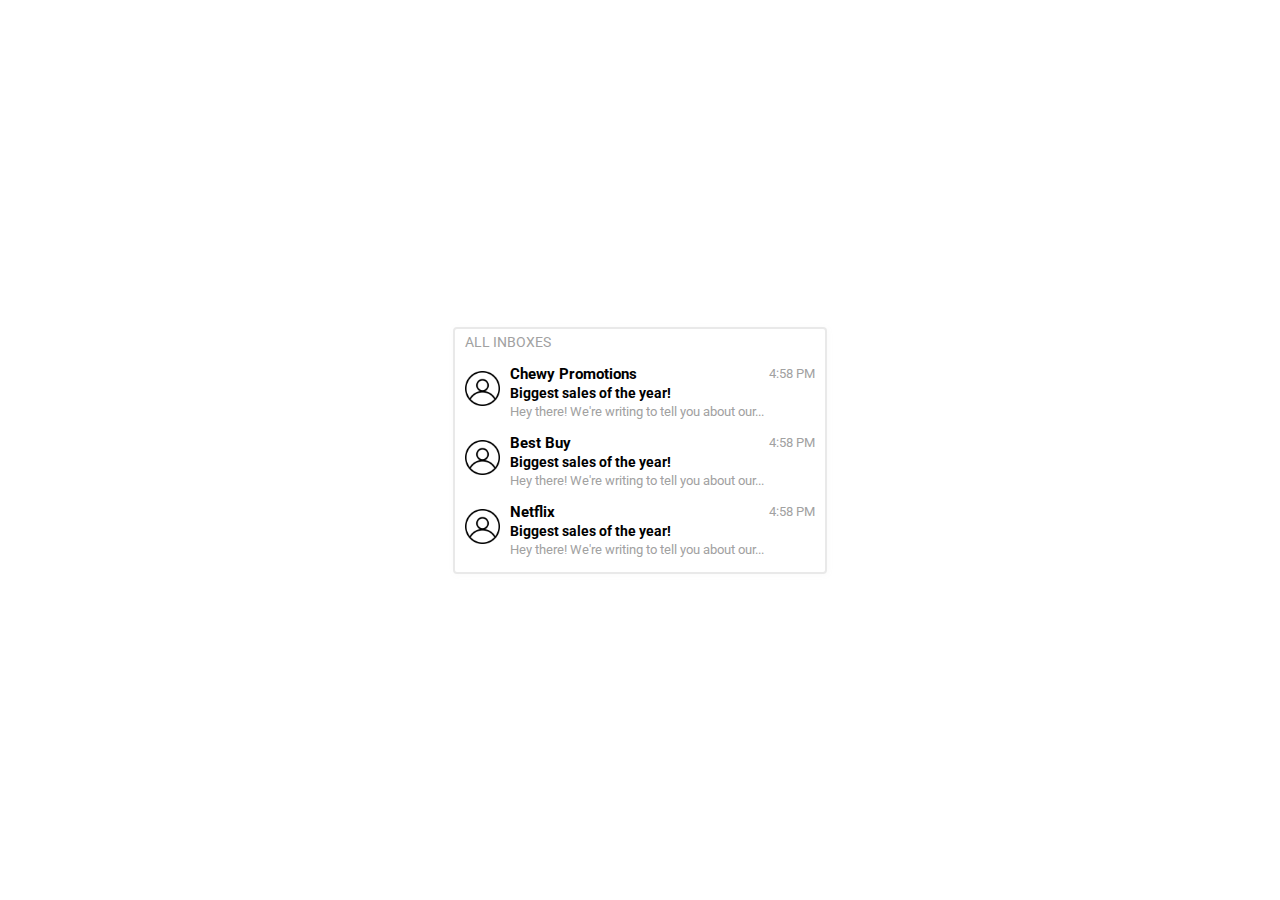
<file: practice-flexbox-gmail.html>
<!DOCTYPE html>
<html lang="en">

<head>
    <meta charset="UTF-8">
    <meta http-equiv="X-UA-Compatible" content="IE=edge">
    <meta name="viewport" content="width=device-width, initial-scale=1.0">
    <title>Youtube | Home</title>

    <link href="https://fonts.googleapis.com/css2?family=Roboto:wght@400;500;700&display=swap" rel="stylesheet">

    <style>
        body {
            display: flex;
            height: 100vh;
            justify-content: center;
            align-items: center;
            margin: 0;
            font-family: 'Roboto';
        }

        main {
            width: 370px;
            border: 2px solid rgb(233, 233, 233);
            border-radius: 4px;
            box-shadow: 1px 1px 6px rgb(161, 161, 161, 0.05);
        }

        p {
            margin-top: 0;
            margin-bottom: 0;
        }

        .catagory {
            margin-left: 10px;
            margin-top: 5px;
            color: rgb(161, 161, 161);
            text-transform: uppercase;
            font-size: 14px;
        }

        .container {
            display: flex;
            flex-direction: row;
            margin-top: 15px;
            margin-bottom: 15px;
        }

        .profile {
            width: 35px;
            padding-inline: 10px;
        }

        .profile-img {
            width: 100%;
            margin-top: 6px;
        }

        .content {
            flex: 1;
        }

        .content-header {
            display: flex;
            align-items: center;
            margin-bottom: 2px;
        }

        .profile-name {
            flex: 1;
            font-weight: 700;
            font-size: 15px;
        }

        .time {
            width: fit-content;
            margin-right: 10px;
            text-align: center;
            font-size: 13px;
            color: rgb(161, 161, 161);
        }

        .subject {
            font-weight: 700;
            font-size: 14px;
            margin-bottom: 3px;
        }

        .mail-body {
            color: rgb(161, 161, 161);
            font-size: 13px;
        }
    </style>

</head>

<body>

    <main>
        <p class="catagory">All inboxes</p>

        <div class="container">
            <div class="profile">
                <img class="profile-img" src="icons/placeholder-dp.png" alt="">
            </div>

            <div class="content">
                <div class="content-header">
                    <p class="profile-name">Chewy Promotions</p>
                    <p class="time">4:58 PM</p>
                </div>
                <p class="subject">Biggest sales of the year!</p>
                <p class="mail-body">Hey there! We're writing to tell you about our...</p>
            </div>
        </div>
        <div class="container">
            <div class="profile">
                <img class="profile-img" src="icons/placeholder-dp.png" alt="">
            </div>

            <div class="content">
                <div class="content-header">
                    <p class="profile-name">Best Buy</p>
                    <p class="time">4:58 PM</p>
                </div>
                <p class="subject">Biggest sales of the year!</p>
                <p class="mail-body">Hey there! We're writing to tell you about our...</p>
            </div>
        </div>
        <div class="container">
            <div class="profile">
                <img class="profile-img" src="icons/placeholder-dp.png" alt="">
            </div>

            <div class="content">
                <div class="content-header">
                    <p class="profile-name">Netflix</p>
                    <p class="time">4:58 PM</p>
                </div>
                <p class="subject">Biggest sales of the year!</p>
                <p class="mail-body">Hey there! We're writing to tell you about our...</p>
            </div>
        </div>
    </main>

</body>

</html>
</file>
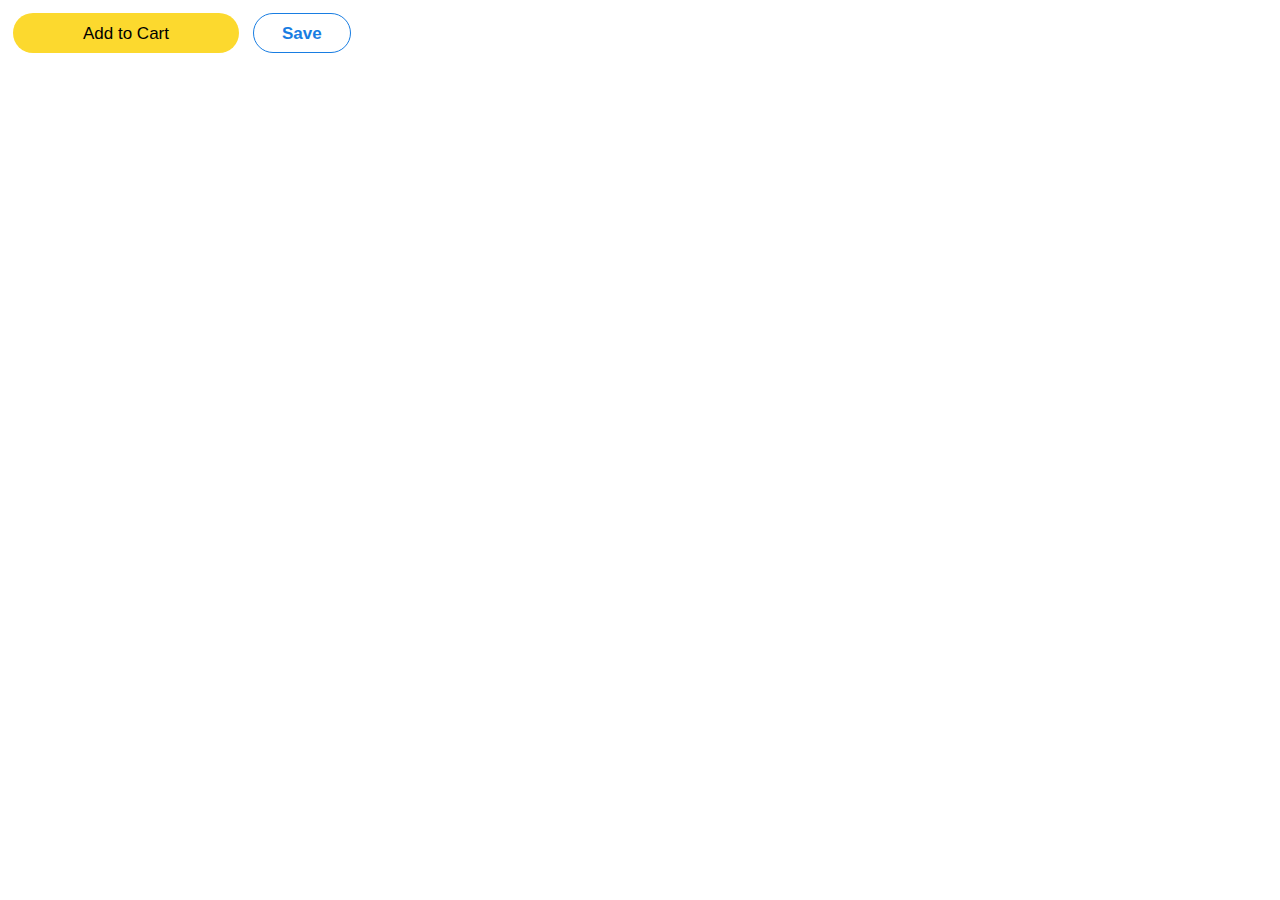
<file: html-css-basics/buttons.html>
<!DOCTYPE html>
<html lang="en">

<head>
    <meta charset="UTF-8">
    <meta http-equiv="X-UA-Compatible" content="IE=edge">
    <meta name="viewport" content="width=device-width, initial-scale=1.0">
    <title>Document</title>

    <style>
        button {
            height: 40px;
            border-radius: 20px;
            font-size: 17px;
            padding-top: 2px;
            cursor: pointer;
            margin: 5px;
            vertical-align: top;
        }

        .amazon {
            background-color: rgb(252, 217, 46);
            padding-left: 70px;
            padding-right: 70px;
            border: none;
            transition: background-color 0.15s, box-shadow 0.15s;
        }

        .amazon:hover {
            background-color: rgba(247, 213, 42, 0.945); 
            box-shadow: 2.8px 2.8px 4px rgba(0, 0, 0, 0.075);
            padding-right: 78px;
            padding-left: 78px;
        }

        .amazon:active {
            opacity: 0.5;
        }

        .linkedIn-save {
            background-color: rgb(255, 255, 255);
            padding-left: 28px;
            padding-right: 28px;
            border-color: rgb(24, 125, 226);
            border-width: 1px;
            border-style: solid;
            color: rgb(24, 125, 226);
            font-weight: bold;
            transition: background-color 0.15s, color 0.15s, box-shadow 0.15s;
            
        }

        .linkedIn-save:hover {
            background-color: rgb(24, 125, 226);
            color: white;
            box-shadow: 2.8px 2.8px 4px rgba(0, 0, 0, 0.075);
        }

        .linkedIn-save:active {
            opacity: 0.5;
        }
    </style>

</head>

<body>
    <button class="amazon">Add to Cart</button>
    <button class="linkedIn-save">Save</button>
</body>

</html>
</file>
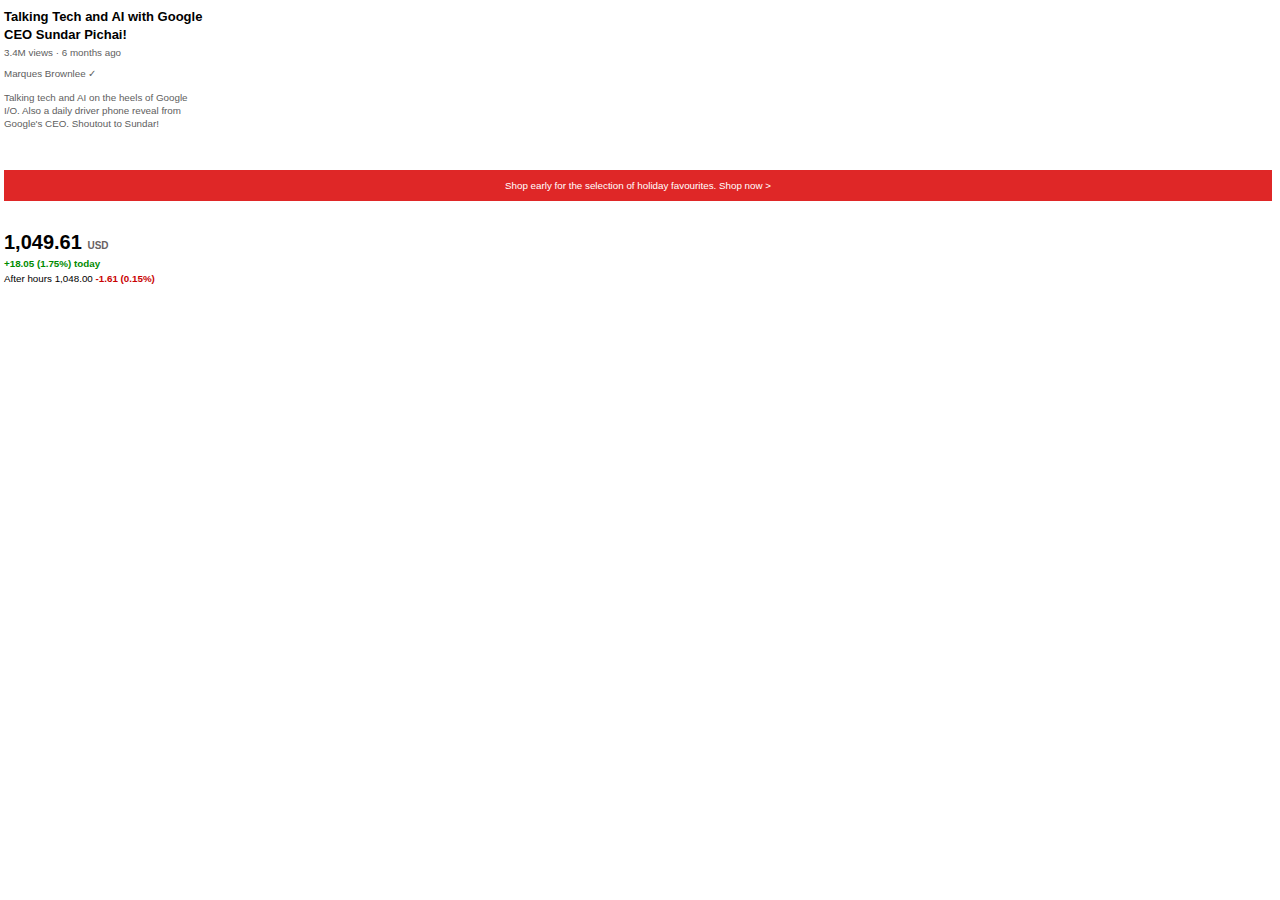
<file: html-css-basics/text-formatting.html>
<!DOCTYPE html>
<html lang="en">

<head>
    <meta charset="UTF-8">
    <meta http-equiv="X-UA-Compatible" content="IE=edge">
    <meta name="viewport" content="width=device-width, initial-scale=1.0">
    <title>Document</title>

    <style>
        body {
            font-family: Arial, Helvetica, sans-serif;
            margin-left: 4px;
        }

        p {
            font-size: 9.8px;
            margin-top: 0;
            margin-bottom: 0;
        }

        .heading {
            width: 230px;
            font-size: 13px;
            font-weight: bold;
            line-height: 18px;
            margin-bottom: 3px;
        }

        .sub-heading {
            color: rgb(96, 96, 96);
            margin-top: 0;
        }

        .author {
            color: rgb(96, 96, 96);
            margin-top: 10px;
        }

        .descp {
            width: 200px;
            line-height: 13px;
            color: rgb(96, 96, 96);
            margin-top: 12px;
        }

        .apple-txt {
            background-color: rgb(223, 39, 39);
            color: white;
            text-align: center;
            padding: 10px;
            margin-top: 40px;
        }

        .link {
            color: white;
            text-decoration: none;
        }

        .link:hover {
            text-decoration: underline;
        }


        .price-txt {
            font-size: 20px;
            font-weight: bold;
            margin-bottom: 4px;
        }

        .usd {
            font-size: 10px;
            color: rgb(104, 98, 98);
        }

        .price-stat{
            color: rgb(0, 139, 0);
            font-weight: bold;
            margin-bottom: 4px;
        }
        
        .red-span{
            color: rgb(201, 2, 2);
            font-weight: bold;
        }
    </style>

</head>

<body>
    <div>
        <p class="heading">Talking Tech and AI with Google CEO Sundar Pichai!</p>
        <p class="sub-heading">3.4M views &centerdot; 6 months ago</p>
        <p class="author">Marques Brownlee &check;</p>
        <p class="descp">Talking tech and AI on the heels of Google I/O. Also a daily driver phone reveal from Google's
            CEO.
            Shoutout to Sundar!</p>
    </div>
    <p class="apple-txt">Shop early for the selection of holiday favourites.
        <span>
            <a href="" class="link">Shop now ></a>
        </span>
    </p>

    <div style="margin-top: 30px; margin-bottom: 30px;">
        <p class="price-txt">1,049.61 <span class="usd">USD</span></p>
        <p class="price-stat"> &#43;18.05 (1.75%) today</p>
        <p class=""> After hours 1,048.00 <span class="red-span">-1.61 (0.15%)</span></p>
    </div>
</body>

</html>
</file>
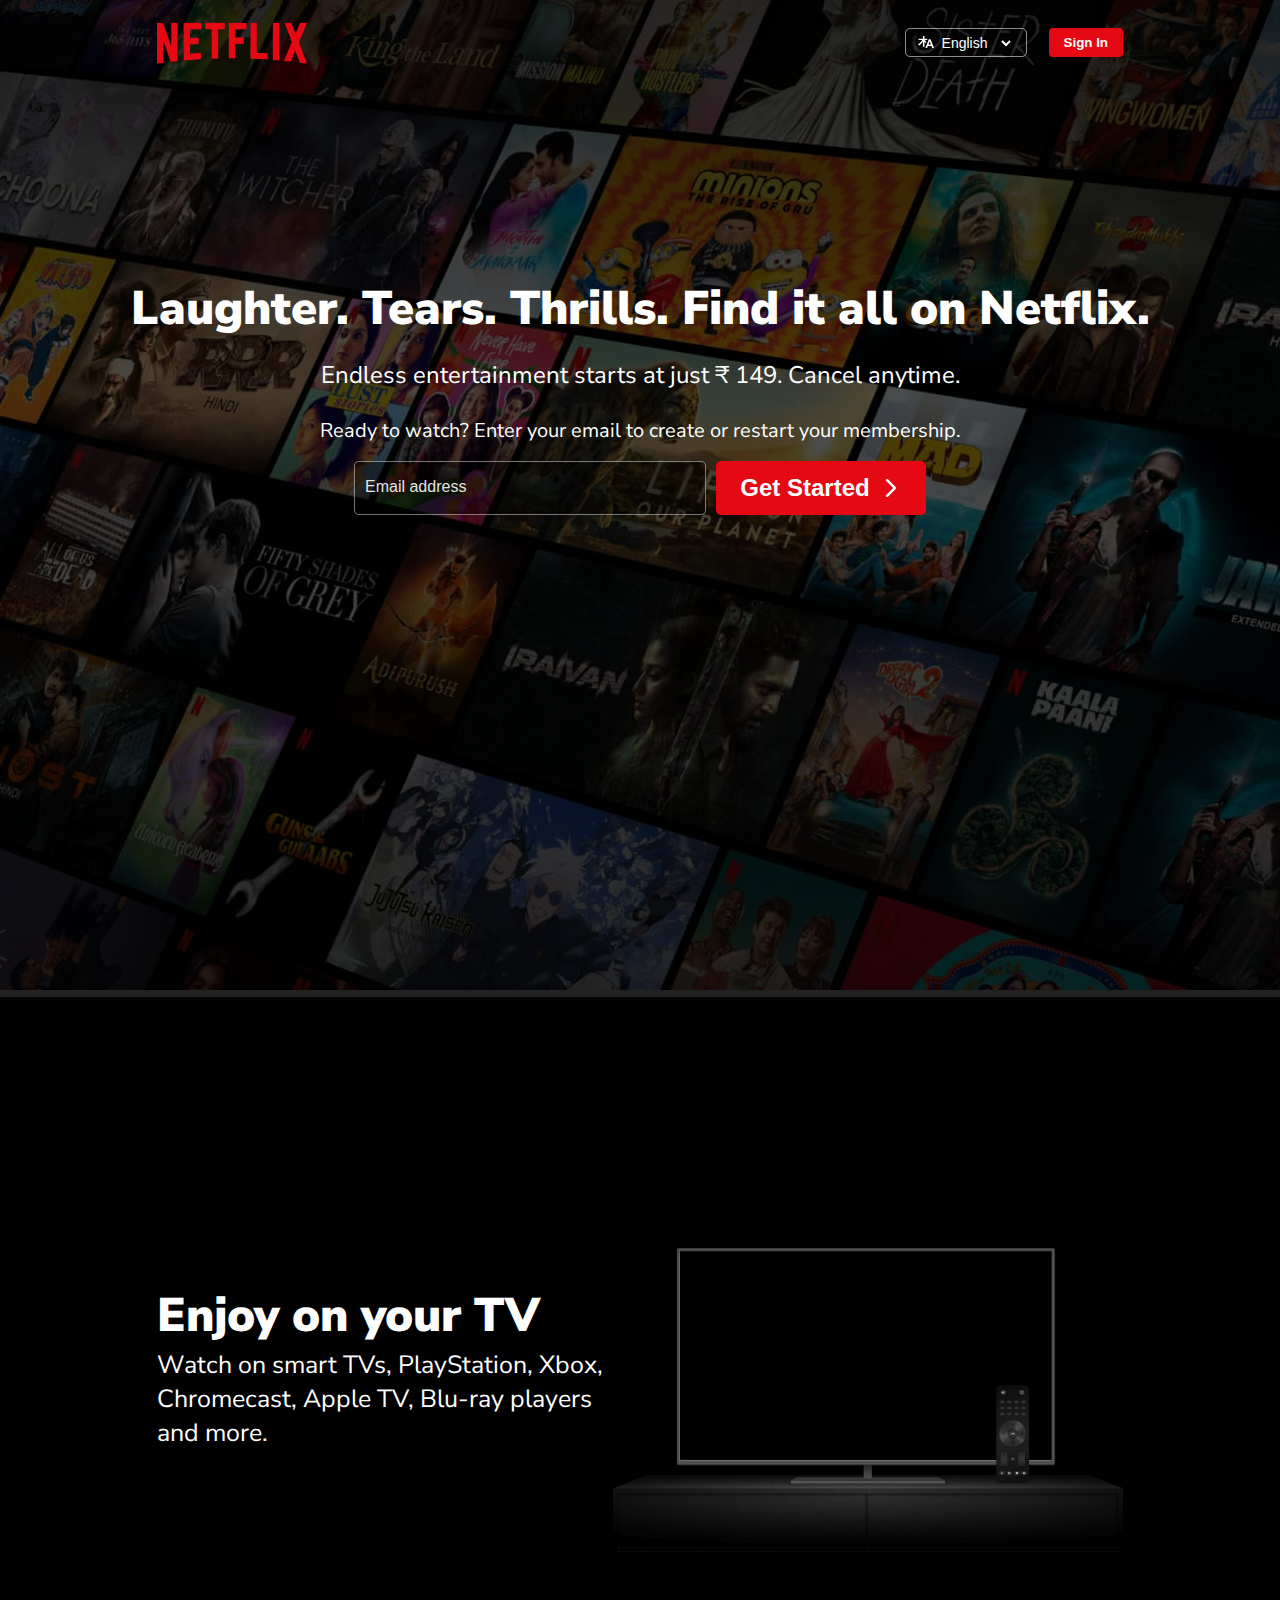
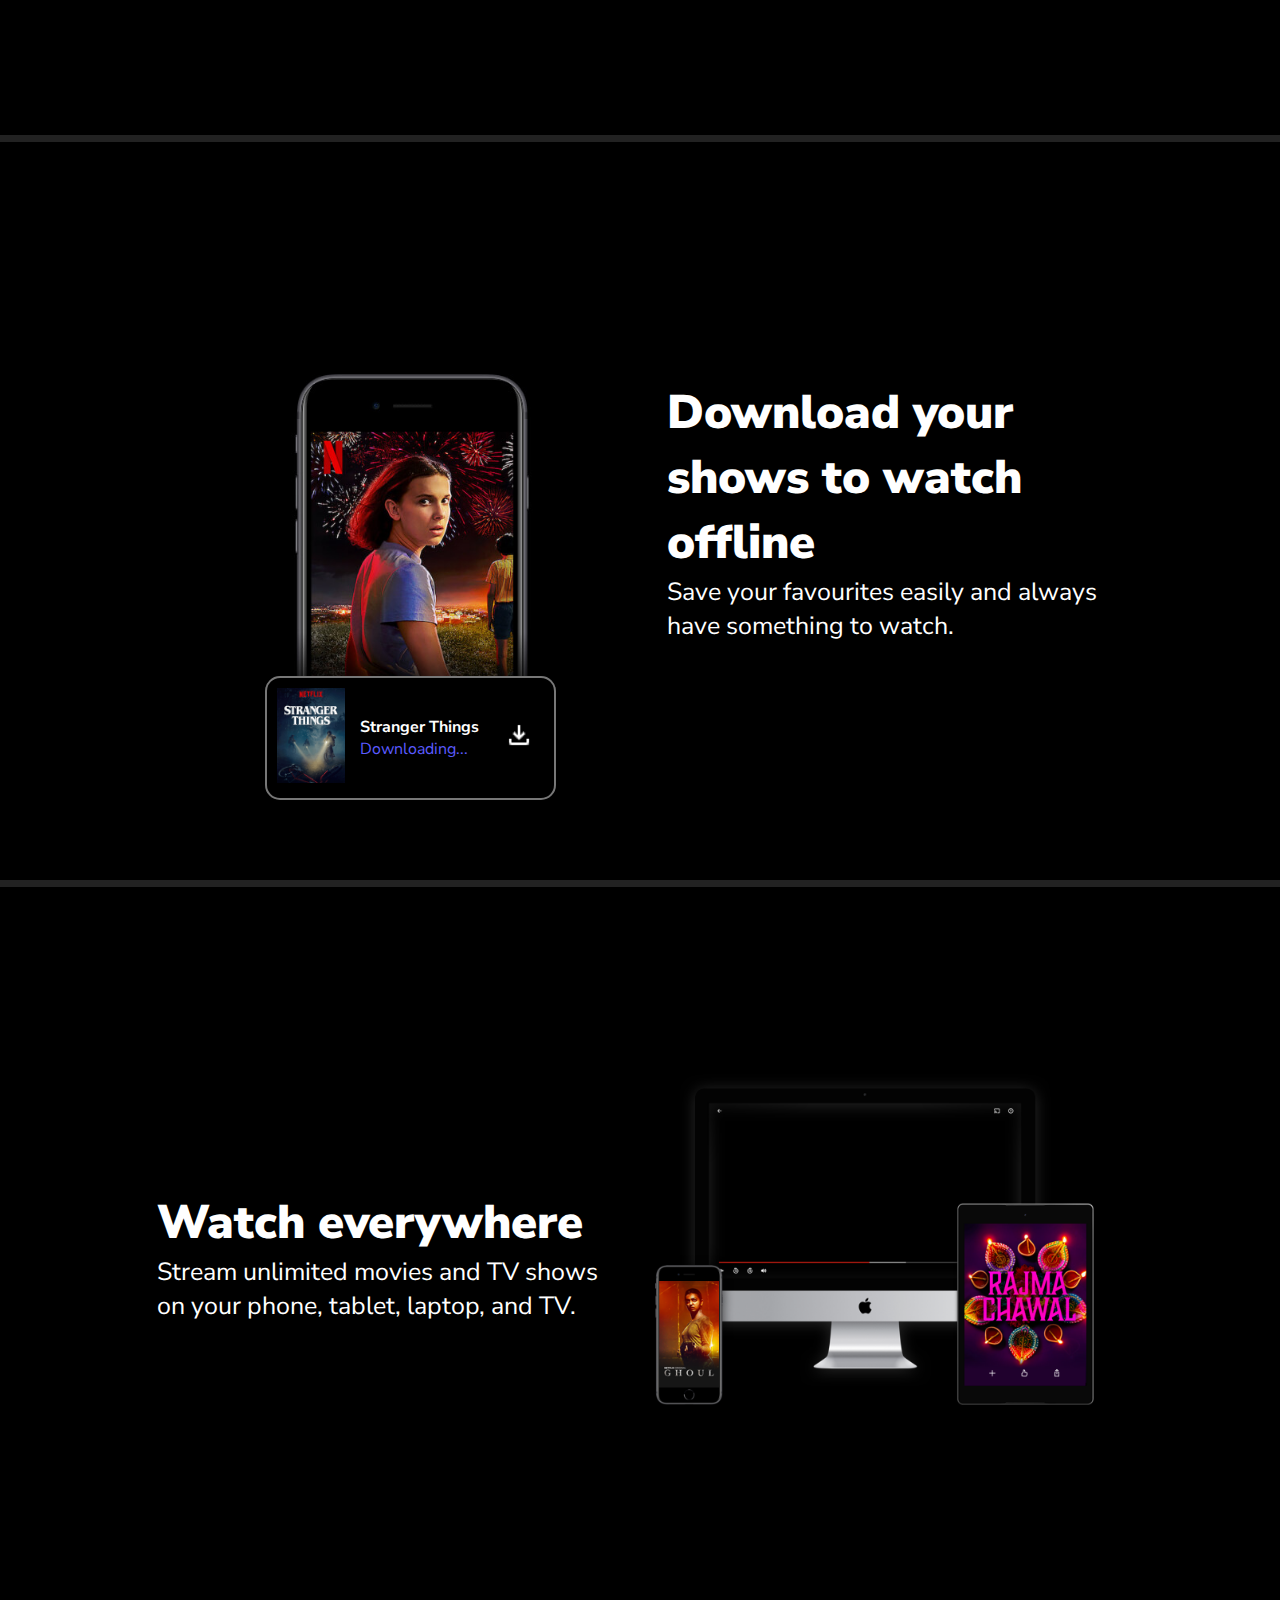
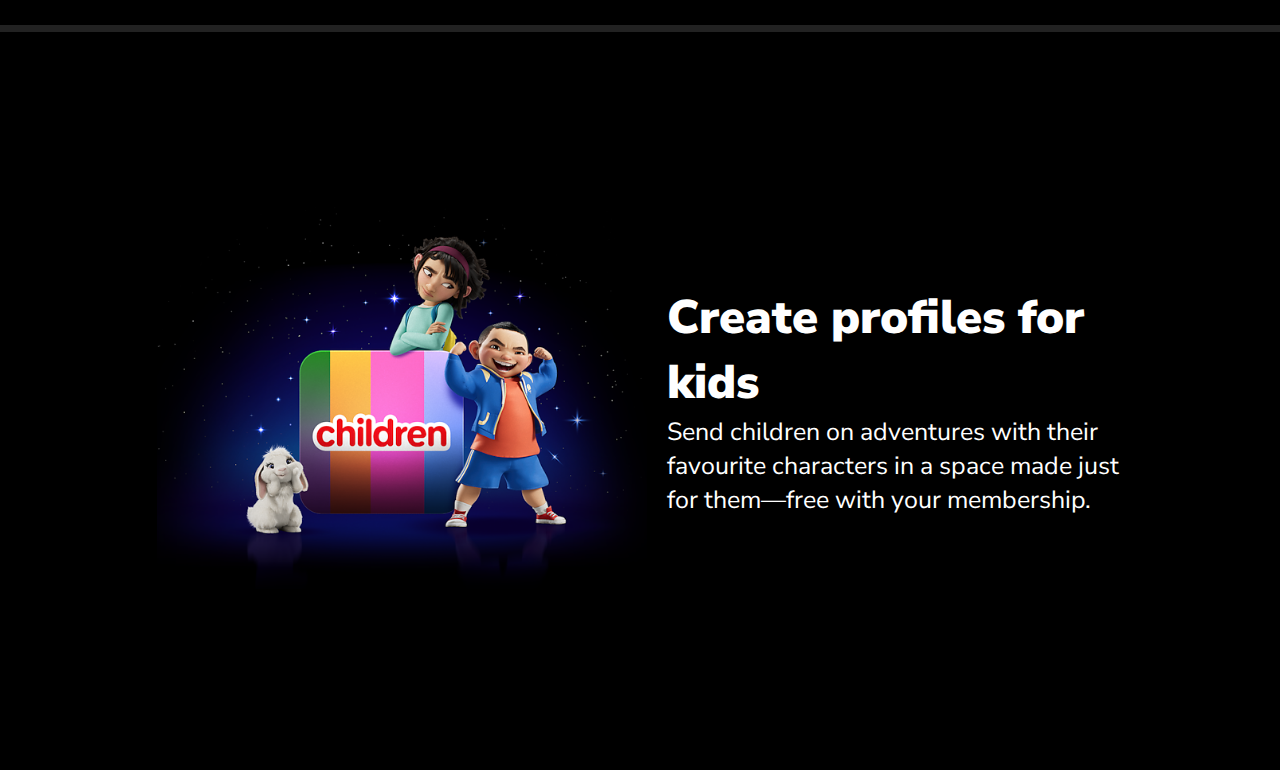
<file: Netflix/netflix.html>
<!DOCTYPE html>
<html lang="en">

<head>
    <meta charset="UTF-8">
    <meta http-equiv="X-UA-Compatible" content="IE=edge">
    <meta name="viewport" content="width=device-width, initial-scale=1.0">
    <title>Netflix Clone</title>

    <link href="https://fonts.googleapis.com/css2?family=Open+Sans:wght@400;500;600;700&display=swap" rel="stylesheet">
    <link href="https://fonts.googleapis.com/css2?family=Roboto:wght@400;500;600;700&display=swap" rel="stylesheet">
    <link
        href="https://fonts.googleapis.com/css2?family=Nunito+Sans:opsz,wght@6..12,400;6..12,500;6..12,600;6..12,700;6..12,900&display=swap"
        rel="stylesheet">
    <link rel="stylesheet" href="styles/main-style.css">
    <link rel="stylesheet" href="styles/general.css">

</head>

<body>

    <main>
        <div class="front-loader">
            <div class="content">
                <header>
                    <div class="left-logo-container">
                        <img src="icon/netflix-logo.png" alt="">
                    </div>
                    <div class="right-container">
                        <div class="lang-selector">
                            <div role="img" aria-hidden="true" class="lang-icon-img"><svg width="16" height="16"
                                    viewBox="0 0 16 16" fill="none" xmlns="http://www.w3.org/2000/svg"
                                    class="default-ltr-cache-4z3qvp e1svuwfo1" data-name="Languages" aria-hidden="true">
                                    <path fill-rule="evenodd" clip-rule="evenodd"
                                        d="M10.7668 5.33333L10.5038 5.99715L9.33974 8.9355L8.76866 10.377L7.33333 14H9.10751L9.83505 12.0326H13.4217L14.162 14H16L12.5665 5.33333H10.8278H10.7668ZM10.6186 9.93479L10.3839 10.5632H11.1036H12.8856L11.6348 7.2136L10.6186 9.93479ZM9.52722 4.84224C9.55393 4.77481 9.58574 4.71045 9.62211 4.64954H6.41909V2H4.926V4.64954H0.540802V5.99715H4.31466C3.35062 7.79015 1.75173 9.51463 0 10.4283C0.329184 10.7138 0.811203 11.2391 1.04633 11.5931C2.55118 10.6795 3.90318 9.22912 4.926 7.57316V12.6667H6.41909V7.51606C6.81951 8.15256 7.26748 8.76169 7.7521 9.32292L8.31996 7.88955C7.80191 7.29052 7.34631 6.64699 6.9834 5.99715H9.06968L9.52722 4.84224Z"
                                        fill="white"></path>
                                </svg></div>
                            <select name="" id="">
                                <option selected="" lang="en" label="English" value="en-IN">English</option>
                            </select>
                        </div>
                        <button class="signin-btn">
                            Sign In
                        </button>
                    </div>
                </header>

                <div class="content-body">
                    <h1>Laughter. Tears. Thrills. Find it all on Netflix.</h1>
                    <p class="front-loader-txt-1">Endless entertainment starts at just ₹ 149. Cancel anytime.</p>
                    <p class="front-loader-txt-2">Ready to watch? Enter your email to create or restart your membership.
                    </p>

                    <div class="mail-entry-container">
                        <input class="email-input-box" type="text" placeholder="Email address">
                        <button>
                            Get Started
                            <img src="icon/left-arrow.svg" style="filter: invert(1); height: 22px; margin-left: 10px;">
                        </button>
                    </div>
                </div>
            </div>
        </div>

        <div class="subsequent-main-container">
            <div class="content content-centered">
                <div class="ad-box">
                    <div class="text-div">
                        <h1 style="color: white;">
                            Enjoy on your TV
                        </h1>
                        <p>
                            Watch on smart TVs, PlayStation, Xbox, Chromecast, Apple TV, Blu-ray players and more.
                        </p>
                    </div>

                    <div>
                        <img src="images/tv.png" alt="">
                    </div>
                </div>
            </div>
        </div>

        <div class="subsequent-main-container">
            <div class="content content-centered">
                <div class="ad-box">
                    <div>
                        <img src="images/mobile-0819.jpg" style="
                            position: relative;
                        " alt="">

                        <div style="
                            position: absolute;
                            bottom: 80px;
                            left: 108px;
                            width: fit-content;
                            height: 100px;
                            background-color: rgb(0,0,0);
                            border-radius: 15px;
                            border: 2px solid rgb(119, 119, 119);
                            display: flex;
                            align-items: center;
                            justify-content: center;
                            padding: 10px;
                        ">
                            <div>
                                <img src="images/stranger-things.png" style="height: 95px;
                                    width: auto;" alt="">
                            </div>
                            <div style="padding-inline: 15px;">
                                <p style="font-weight: 700;">Stranger Things</p>
                                <p style="color: rgb(91, 91, 255);">Downloading...</p>
                            </div>
                            <div style="padding-inline: 10px;">
                                <img src="icon/download_icon.png" style="width: 30px;
                                        filter: invert(1);" alt="">
                            </div>
                        </div>
                    </div>

                    <div class="text-div">
                        <h1 style="color: white;">
                            Download your shows to watch offline
                        </h1>
                        <p>
                            Save your favourites easily and always have something to watch.
                        </p>
                    </div>
                </div>
            </div>
        </div>

        <div class="subsequent-main-container">
            <div class="content content-centered">
                <div class="ad-box">
                    <div class="text-div">
                        <h1 style="color: white;">
                            Watch everywhere
                        </h1>
                        <p>
                            Stream unlimited movies and TV shows on your phone, tablet, laptop, and TV.
                        </p>
                    </div>

                    <div>
                        <img src="images/device-pile-in.png" alt="">
                    </div>
                </div>
            </div>
        </div>

        <div class="subsequent-main-container">
            <div class="content content-centered">
                <div class="ad-box">
                    <div>
                        <img src="images/children.png" alt="">
                    </div>

                    <div class="text-div">
                        <h1 style="color: white;">
                            Create profiles for kids
                        </h1>
                        <p>
                            Send children on adventures with their favourite characters in a space made just for them—free with your membership.
                        </p>
                    </div>
                </div>
            </div>
        </div>
    </main>

</body>

</html>
</file>
<file: Netflix/styles/main-style.css>
main{
    display: flex;
    justify-content: center;
    align-items: center;
}

.front-loader {
    background-image: linear-gradient(to top, rgba(0, 0, 0, 0.8) 0, rgba(0, 0, 0, 0.589) 60%, rgba(0, 0, 0, 0.8) 100%),
        url("../images/background-image.jpg");
    background-size: cover;
    height: 110vh;
    width: 100%;
    position: relative;
}

.content{
    position: absolute;
    left: 157px;
    right: 157px;
    top: 0;
    bottom: 0;

}

header{
    display: flex;
    justify-content: space-between;
    align-items: center;
    padding: 22px 0px;
}

.left-logo-container{
    display: flex;
    justify-content: start;
    align-items: center;
}

.left-logo-container img{
    width: 150px;
}

.right-container{
    display: flex;
    justify-content: space-between;
}

.lang-selector{
    background-color: transparent;
    display: flex;
    justify-content: center;
    align-items: center;
    margin-right: 22px;
    padding-inline: 12px;
    border: 1px solid rgba(255, 255, 255, 0.548);
    border-radius: 5px;
    
}

.lang-icon-img{
    margin-top: 4px;
}

.lang-selector select {
    width: 80px;
    border: 0;
    padding-left: 4px;
    font-size: 14px;
    color: white;
    background-color: transparent;
}

.signin-btn{
    background-color: #e50914;
    color: white;
    font-weight: 700;
    padding: 7px 15px;
    border: 0;
    border-radius: 4px;
    height: fit-content;
}

.content-body{
    display: flex;
    justify-content: center;
    align-items: center;
    flex-direction: column;
    width: 100%;
    margin: 190px 0px;
}
.content-body h1{
    font-weight: 900;
    font-size: 47px;
    white-space: nowrap;
    text-align: center;
}
.front-loader-txt-1{
    font-size: 1.5rem;
    font-weight: 400;
    margin-top: 18px;
}
.front-loader-txt-2{
    font-size: 1.25rem;
    font-weight: 400;
    line-height: 20px;
    margin-top: 30px;
}

.mail-entry-container{
    display: flex;
    flex-direction: row;
    margin-top: 20px;
    align-items: center;
}

.email-input-box{
    width: 330px;
    height: 50px;
    background-color: rgba(0, 0, 0, 0.37);
    border: 1px solid rgba(223, 223, 223, 0.527);
    border-radius: 5px;
    padding-inline: 10px;
}

.email-input-box::placeholder{
    font-size: 1rem;
    color: rgb(228, 227, 227);
}

.mail-entry-container button{
    display: flex;
    align-items: center;
    justify-content: center;
    height: 54px;
    width: 210px;
    background-color: #e50914;
    color: white;
    margin-left: 10px;
    font-size: 24px;
    font-weight: 700;
    border: none;
    border-radius: 5px;
}

.content-centered{
    display: flex;
    align-items: center;
}

.subsequent-main-container{
    height: 82vh;
    background-color: black;
    position: relative;
} 

.ad-box{
    display: flex;
    justify-content: center;
    align-items: center;
}

.ad-box .text-div h1{
    font-weight: 900;
    font-size: 47px;
}

.ad-box .text-div p{
    font-weight: 400;
    font-size: 25px;
}

.ad-box img{
    width: 510px;
}
</file>
<file: Netflix/styles/general.css>
body{
    margin: 0;
    font-family: 'Nunito Sans';
    color: white;
    background-color: rgb(34, 34, 34);
}

h1, p{
    margin: 0;
}

main{
    display: grid;
    grid-template-columns: 1fr;
    row-gap: 7px;
}
</file>
